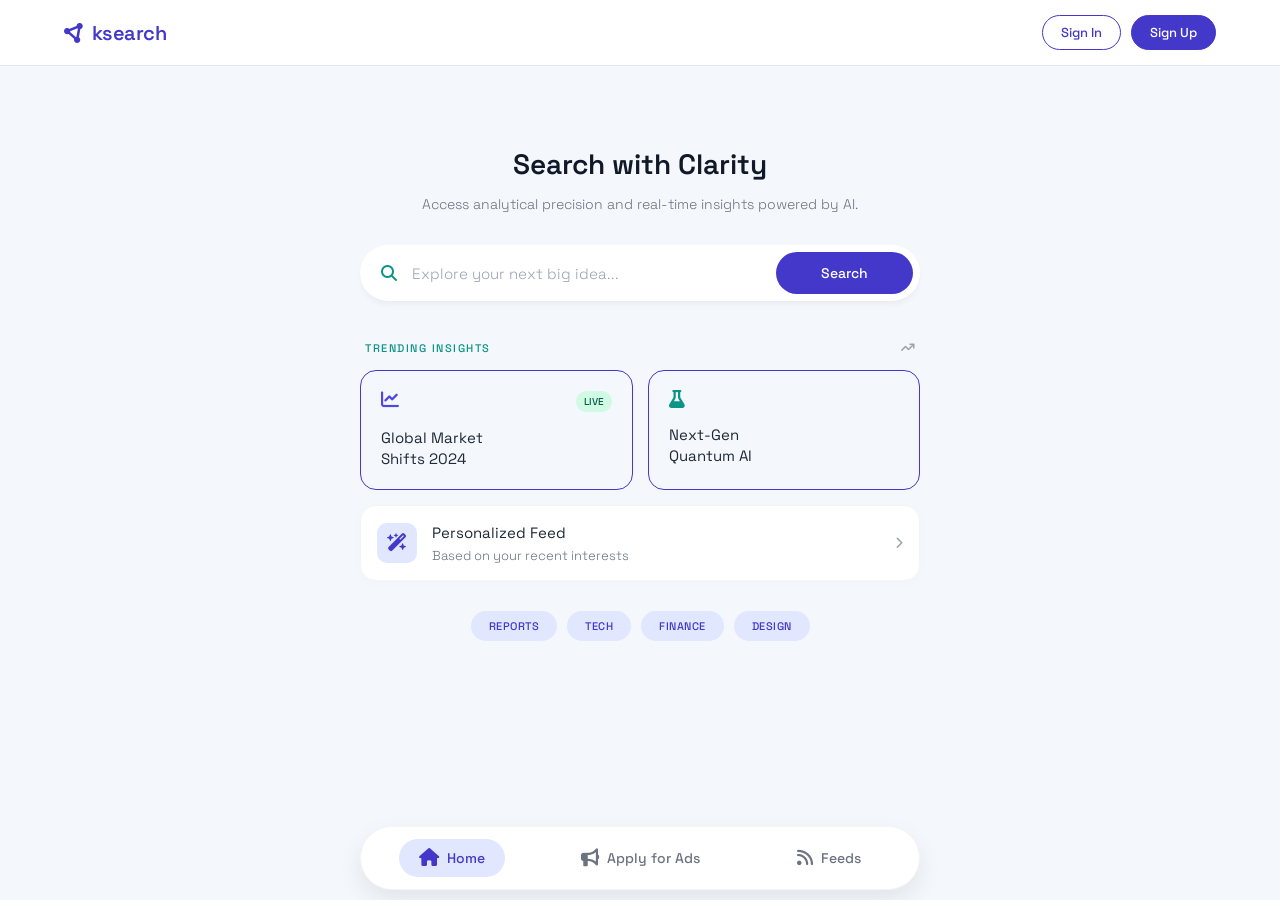
<file: structure/index1.html>
<!DOCTYPE html>
<html lang="en">
<head>
    <meta charset="UTF-8">
    <meta name="viewport" content="width=device-width, initial-scale=1.0">
    <title>Search Engine UI</title>
    
    <!-- FontAwesome for the icons -->
    <link rel="stylesheet" href="https://cdnjs.cloudflare.com/ajax/libs/font-awesome/6.4.0/css/all.min.css">
    
    <!-- Google Fonts: Space Grotesk -->
    <link rel="preconnect" href="https://fonts.googleapis.com">
    <link rel="preconnect" href="https://fonts.gstatic.com" crossorigin>
    <link href="https://fonts.googleapis.com/css2?family=Space+Grotesk:wght@300;400;500;600&display=swap" rel="stylesheet">
    
    <style>
        /* Base Reset & Typography */
        * {
            margin: 0;
            padding: 0;
            box-sizing: border-box;
            font-family: 'Space Grotesk', sans-serif;
        }

        body {
            background-color: #f4f7fb;
            display: flex;
            flex-direction: column; 
            align-items: center; 
            min-height: 100vh;
            font-weight: 300; 
        }

        /* Full Width Top Navigation */
        .top-nav {
            width: 100%;
            background-color: #ffffff;
            border-bottom: 1px solid #e5e7eb;
            display: flex;
            justify-content: space-between;
            align-items: center;
            padding: 15px 5%; 
            margin-bottom: 40px;
            position: relative; /* Context for sliding menu */
            z-index: 150; /* Keeps nav above content and sliding menu */
        }

        .brand {
            display: flex;
            align-items: center;
            gap: 8px;
            color: #4338ca;
            font-size: 20px;
            font-weight: 600;
            letter-spacing: -0.5px;
        }

        /* Hamburger Icon - Hidden on Desktop */
        .hamburger {
            display: none;
            flex-direction: column;
            gap: 5px;
            cursor: pointer;
            background: none;
            border: none;
            padding: 5px;
        }

        .hamburger span {
            width: 24px;
            height: 2px;
            background-color: #111827;
            border-radius: 2px;
        }

        /* Auth Menu Container */
        .auth-menu {
            display: flex;
        }

        .auth-buttons {
            display: flex;
            gap: 10px;
        }

        .sign-in-btn {
            background-color: transparent;
            color: #4338ca;
            border: 1.5px solid #4338ca;
            border-radius: 50px;
            padding: 8px 18px;
            font-size: 13px;
            font-weight: 500;
            cursor: pointer;
            transition: all 0.2s ease;
        }

        .sign-in-btn:hover {
            background-color: #f5f3ff;
        }

        .sign-up-btn {
            background-color: #4338ca;
            color: #ffffff;
            border: 1.5px solid #4338ca;
            border-radius: 50px;
            padding: 8px 18px;
            font-size: 13px;
            font-weight: 500;
            cursor: pointer;
            transition: all 0.2s ease;
        }

        .sign-up-btn:hover {
            background-color: #3730a3;
            border-color: #3730a3;
        }

        /* Main Container for the Search Content */
        .app-container {
            width: 100%;
            max-width: 600px;
            padding: 40px 20px 100px 20px; 
            display: flex;
            flex-direction: column;
            position: relative;
        }

        /* Hero Section */
        .hero {
            text-align: center;
            margin-bottom: 30px;
        }

        .hero h1 {
            font-size: 28px;
            color: #111827;
            margin-bottom: 12px;
            font-weight: 600; 
        }

        .hero p {
            font-size: 14px;
            color: #6b7280;
            line-height: 1.5;
            font-weight: 300; 
        }

        /* Search Bar */
        .search-container {
            display: flex;
            align-items: center;
            background-color: #ffffff;
            border-radius: 50px;
            padding: 6px 6px 6px 20px;
            box-shadow: 0 4px 6px -1px rgba(0, 0, 0, 0.05);
            margin-bottom: 40px;
            transition: box-shadow 0.3s ease;
            border: 1px solid transparent;
        }

        .search-container:focus-within {
            border-color: #4f46e5;
            box-shadow: 0 0 0 3px rgba(79, 70, 229, 0.2);
        }

        .search-container .fa-magnifying-glass {
            color: #0d9488;
            font-size: 16px;
        }

        .search-container input {
            flex: 1;
            border: none;
            outline: none;
            padding: 10px 15px;
            font-size: 15px;
            color: #374151;
            background: transparent;
            font-weight: 300; 
        }

        .search-container input::placeholder {
            color: #9ca3af;
        }

        .search-btn {
            background-color: #4338ca;
            color: #ffffff;
            border: none;
            border-radius: 50px;
            padding: 12px 45px; 
            font-size: 14px;
            font-weight: 500;
            cursor: pointer;
            transition: background-color 0.2s ease;
        }

        .search-btn:hover {
            background-color: #3730a3;
        }

        /* Section Header */
        .section-header {
            display: flex;
            justify-content: space-between;
            align-items: center;
            margin-bottom: 15px;
            padding: 0 5px;
        }

        .section-header h2 {
            font-size: 11px;
            font-weight: 500;
            color: #0d9488;
            letter-spacing: 1.5px;
            text-transform: uppercase;
        }

        .section-header .fa-arrow-trend-up {
            color: #9ca3af;
            font-size: 12px;
        }

        /* Base Card Styling */
        .card {
            background-color: #ffffff;
            border-radius: 16px;
            padding: 20px;
            box-shadow: 0 2px 10px rgba(0, 0, 0, 0.02);
            border: 1px solid #f3f4f6;
            cursor: pointer;
            transition: transform 0.2s ease, box-shadow 0.2s ease;
        }

        /* Cards Grid */
        .insights-grid {
            display: grid;
            grid-template-columns: 1fr 1fr;
            gap: 15px;
            margin-bottom: 15px;
        }

        .insights-grid .card {
            background-color: transparent; 
            border: 1.5px solid #4338ca; 
            box-shadow: none; 
        }

        .insights-grid .card:hover {
            transform: translateY(-2px);
            box-shadow: 0 4px 15px rgba(67, 56, 202, 0.1); 
        }

        .card-top {
            display: flex;
            justify-content: space-between;
            align-items: flex-start;
            margin-bottom: 15px;
        }

        .card-top i {
            color: #4f46e5;
            font-size: 18px;
        }

        .card-top .fa-flask {
            color: #0d9488;
        }

        .badge-live {
            background-color: #d1fae5;
            color: #065f46;
            font-size: 10px;
            font-weight: 500;
            padding: 4px 8px;
            border-radius: 20px;
            text-transform: uppercase;
        }

        .card h3 {
            font-size: 15px;
            color: #1f2937;
            font-weight: 400;
            line-height: 1.4;
        }

        /* Full Width Feed Card */
        .feed-card {
            display: flex;
            align-items: center;
            padding: 16px;
            margin-bottom: 30px;
        }
        
        .feed-card:hover {
            transform: translateY(-2px);
            box-shadow: 0 4px 15px rgba(0, 0, 0, 0.05);
        }

        .feed-icon {
            background-color: #e0e7ff;
            color: #4338ca;
            width: 40px;
            height: 40px;
            border-radius: 10px;
            display: flex;
            justify-content: center;
            align-items: center;
            margin-right: 15px;
            font-size: 18px;
        }

        .feed-text h3 {
            font-size: 15px;
            color: #1f2937;
            margin-bottom: 4px;
            font-weight: 400;
        }

        .feed-text p {
            font-size: 13px;
            color: #6b7280;
            font-weight: 300; 
        }

        .feed-card .fa-chevron-right {
            margin-left: auto;
            color: #9ca3af;
            font-size: 12px;
        }

        /* Tags / Filters */
        .tags-container {
            display: flex;
            justify-content: center;
            gap: 10px;
            flex-wrap: wrap;
        }

        .tag {
            background-color: #e0e7ff;
            color: #4338ca;
            font-size: 11px;
            font-weight: 500;
            padding: 8px 18px;
            border-radius: 20px;
            letter-spacing: 0.5px;
            cursor: pointer;
            transition: background-color 0.2s ease;
        }

        .tag:hover {
            background-color: #c7d2fe;
        }

        /* Fixed Bottom Navigation Bar */
        .bottom-nav {
            background-color: #ffffff;
            display: flex;
            justify-content: space-around;
            align-items: center;
            padding: 12px 10px;
            border-radius: 50px;
            box-shadow: 0 10px 25px rgba(0, 0, 0, 0.08);
            border: 1px solid #f3f4f6;
            
            position: fixed;
            bottom: 10px; 
            left: 50%;
            transform: translateX(-50%);
            width: calc(100% - 40px); 
            max-width: 560px; 
            z-index: 100;
        }

        .bottom-nav-item {
            display: flex;
            align-items: center;
            gap: 8px;
            text-decoration: none;
            color: #6b7280;
            font-size: 14px;
            font-weight: 500;
            padding: 10px 20px;
            border-radius: 30px;
            transition: all 0.2s ease;
        }

        .bottom-nav-item i {
            font-size: 18px;
        }

        .bottom-nav-item.active {
            background-color: #e0e7ff;
            color: #4338ca;
        }

        .bottom-nav-item:hover:not(.active) {
            color: #4338ca;
            background-color: #f5f3ff;
        }

        /* Mobile Responsiveness */
        @media (max-width: 480px) {
            .top-nav {
                padding: 15px 20px; 
                margin-bottom: 20px;
            }
            .brand {
                font-size: 18px;
            }

            /* Hamburger Menu Activates */
            .hamburger {
                display: flex;
            }

            /* Sliding Auth Menu - Hidden behind nav initially */
            .auth-menu {
                position: absolute;
                top: -200px; /* Hidden far above */
                left: 0;
                width: 100%;
                background-color: #ffffff;
                padding: 20px;
                box-shadow: 0 10px 15px -3px rgba(0, 0, 0, 0.1);
                transition: top 0.4s ease-in-out;
                z-index: -1; /* Placed behind the top-nav bar */
                border-bottom: 1px solid #e5e7eb;
            }

            /* Triggers slide down */
            .auth-menu.open {
                top: 100%;
            }

            .auth-buttons {
                flex-direction: column;
                width: 100%;
                gap: 12px;
            }

            .sign-in-btn, .sign-up-btn {
                width: 100%;
                padding: 12px;
                font-size: 14px;
            }

            .app-container {
                padding-top: 20px; 
            }
            .hero h1 {
                font-size: 22px;
            }
            .hero p {
                font-size: 12px;
            }
            .insights-grid {
                grid-template-columns: 1fr; 
            }
            .search-container {
                padding: 4px 4px 4px 15px; 
            }
            .search-container input {
                font-size: 13px;
                padding: 8px 10px;
            }
            .search-btn {
                padding: 10px 30px; 
                font-size: 13px;
            }
            .feed-card {
                flex-direction: column;
                text-align: center;
            }
            .feed-icon {
                margin-right: 0;
                margin-bottom: 10px;
            }
            .feed-card .fa-chevron-right {
                margin-left: 0;
                margin-top: 10px;
                transform: rotate(90deg); 
            }
            
            /* Compact Bottom Nav on Mobile */
            .bottom-nav-item {
                padding: 10px 12px;
                font-size: 12px;
            }
            .bottom-nav-item i {
                font-size: 16px;
            }
            @media (max-width: 380px) {
                .bottom-nav-item span {
                    display: none; 
                }
                .bottom-nav-item {
                    padding: 12px;
                }
            }
        }
    </style>
</head>
<body>

    <!-- Full Width Top Navigation -->
    <nav class="top-nav">
        <div class="brand">
            <i class="fa-solid fa-circle-nodes"></i>
            <span>ksearch</span>
        </div>
        
        <!-- Hamburger Icon -->
        <button class="hamburger" id="hamburgerMenu">
            <span></span>
            <span></span>
            <span></span>
        </button>

        <!-- Sliding Auth Menu -->
        <div class="auth-menu" id="authDropMenu">
            <div class="auth-buttons">
                <button class="sign-in-btn">Sign In</button>
                <button class="sign-up-btn">Sign Up</button>
            </div>
        </div>
    </nav>

    <!-- Main Content Container -->
    <div class="app-container">
        
        <!-- Hero Section -->
        <header class="hero">
            <h1>Search with Clarity</h1>
            <p>Access analytical precision and real-time insights powered by AI.</p>
        </header>

        <!-- Search Bar -->
        <div class="search-container">
            <i class="fa-solid fa-magnifying-glass"></i>
            <input type="text" placeholder="Explore your next big idea...">
            <button class="search-btn">Search</button>
        </div>

        <!-- Section Header -->
        <div class="section-header">
            <h2>Trending Insights</h2>
            <i class="fa-solid fa-arrow-trend-up"></i>
        </div>

        <!-- Insights Grid -->
        <div class="insights-grid">
            <!-- Card 1 -->
            <div class="card">
                <div class="card-top">
                    <i class="fa-solid fa-chart-line"></i>
                    <span class="badge-live">Live</span>
                </div>
                <h3>Global Market<br>Shifts 2024</h3>
            </div>
            
            <!-- Card 2 -->
            <div class="card">
                <div class="card-top">
                    <i class="fa-solid fa-flask"></i>
                </div>
                <h3>Next-Gen<br>Quantum AI</h3>
            </div>
        </div>

        <!-- Personalized Feed Card -->
        <div class="card feed-card">
            <div class="feed-icon">
                <i class="fa-solid fa-wand-magic-sparkles"></i>
            </div>
            <div class="feed-text">
                <h3>Personalized Feed</h3>
                <p>Based on your recent interests</p>
            </div>
            <i class="fa-solid fa-chevron-right"></i>
        </div>

        <!-- Filter Tags -->
        <div class="tags-container">
            <span class="tag">REPORTS</span>
            <span class="tag">TECH</span>
            <span class="tag">FINANCE</span>
            <span class="tag">DESIGN</span>
        </div>
        
    </div>

    <!-- Floating Bottom Navigation -->
    <nav class="bottom-nav">
        <a href="#" class="bottom-nav-item active">
            <i class="fa-solid fa-house"></i>
            <span>Home</span>
        </a>
        <a href="#" class="bottom-nav-item">
            <i class="fa-solid fa-bullhorn"></i>
            <span>Apply for Ads</span>
        </a>
        <a href="#" class="bottom-nav-item">
            <i class="fa-solid fa-rss"></i>
            <span>Feeds</span>
        </a>
    </nav>

    <!-- JavaScript to trigger the slide-in menu -->
    <script>
        const hamburger = document.getElementById('hamburgerMenu');
        const authDropMenu = document.getElementById('authDropMenu');

        hamburger.addEventListener('click', () => {
            authDropMenu.classList.toggle('open');
        });
    </script>

</body>
</html>
</file>
